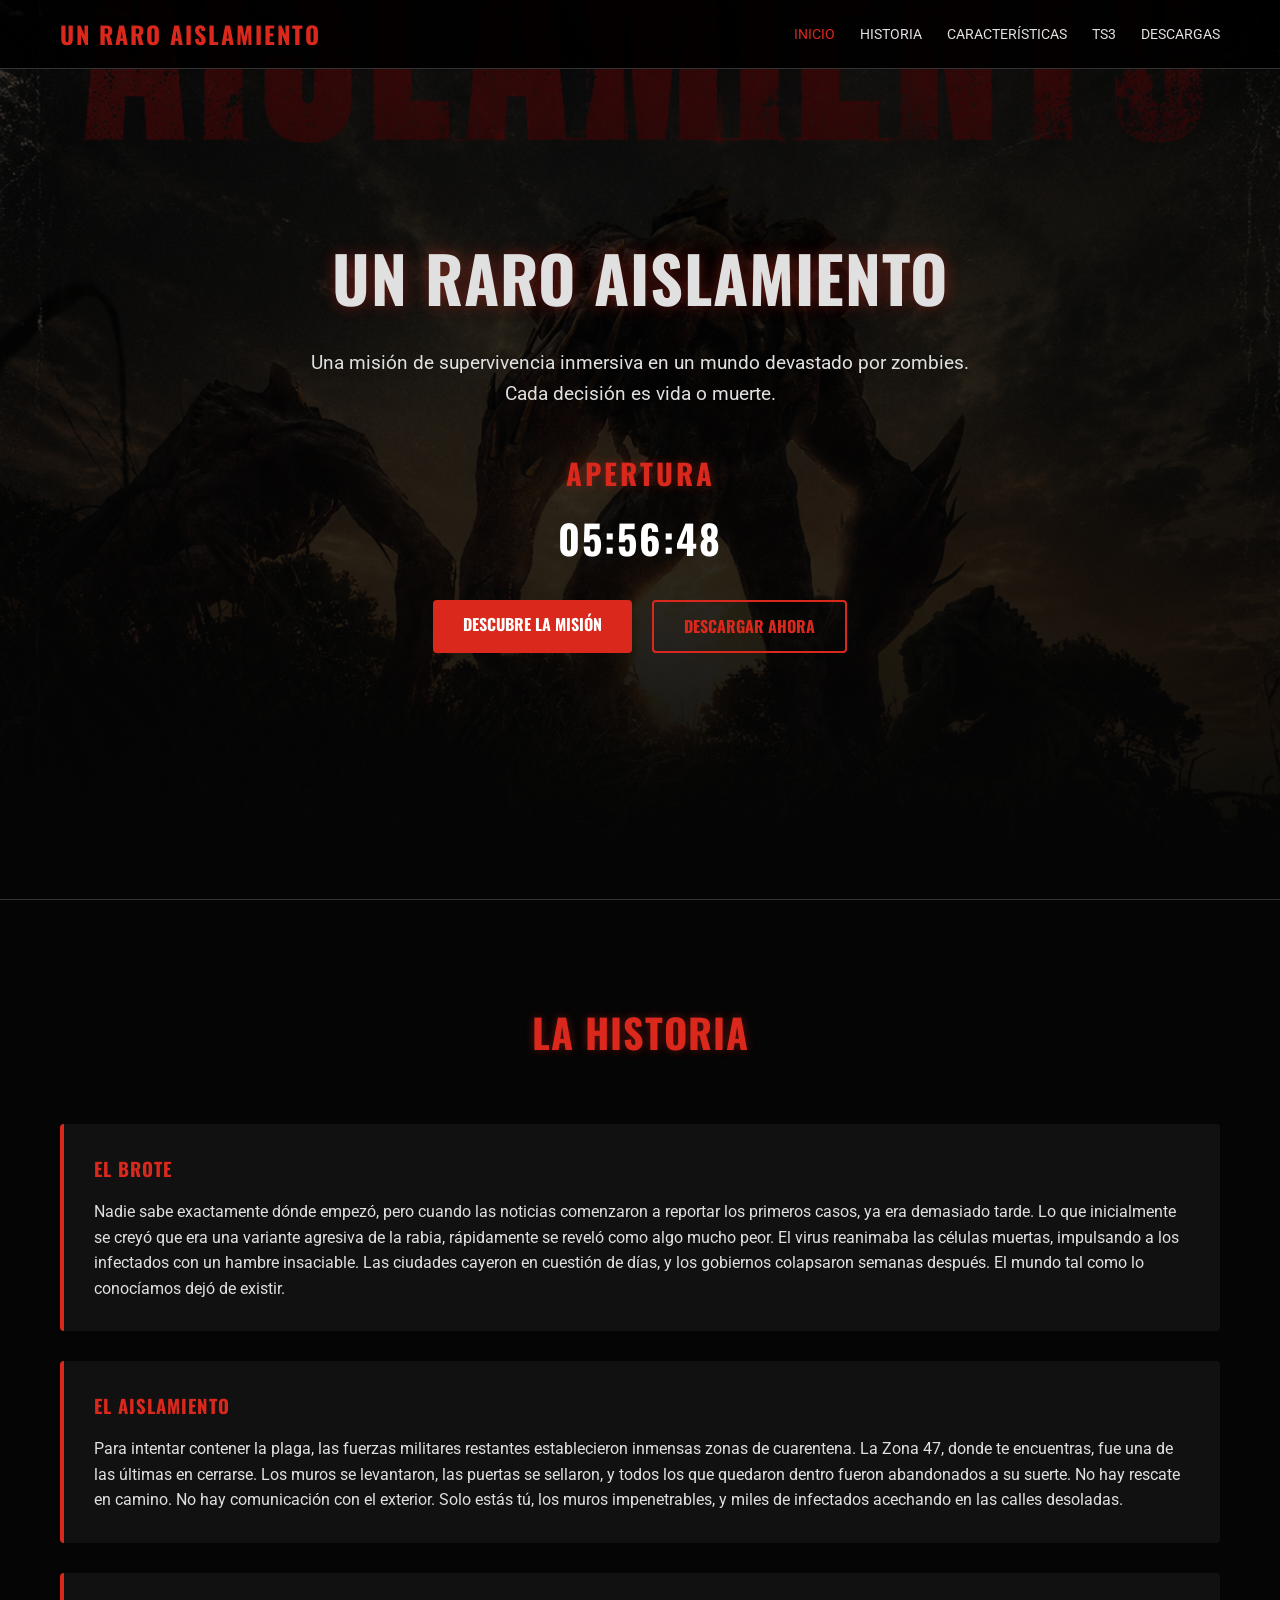
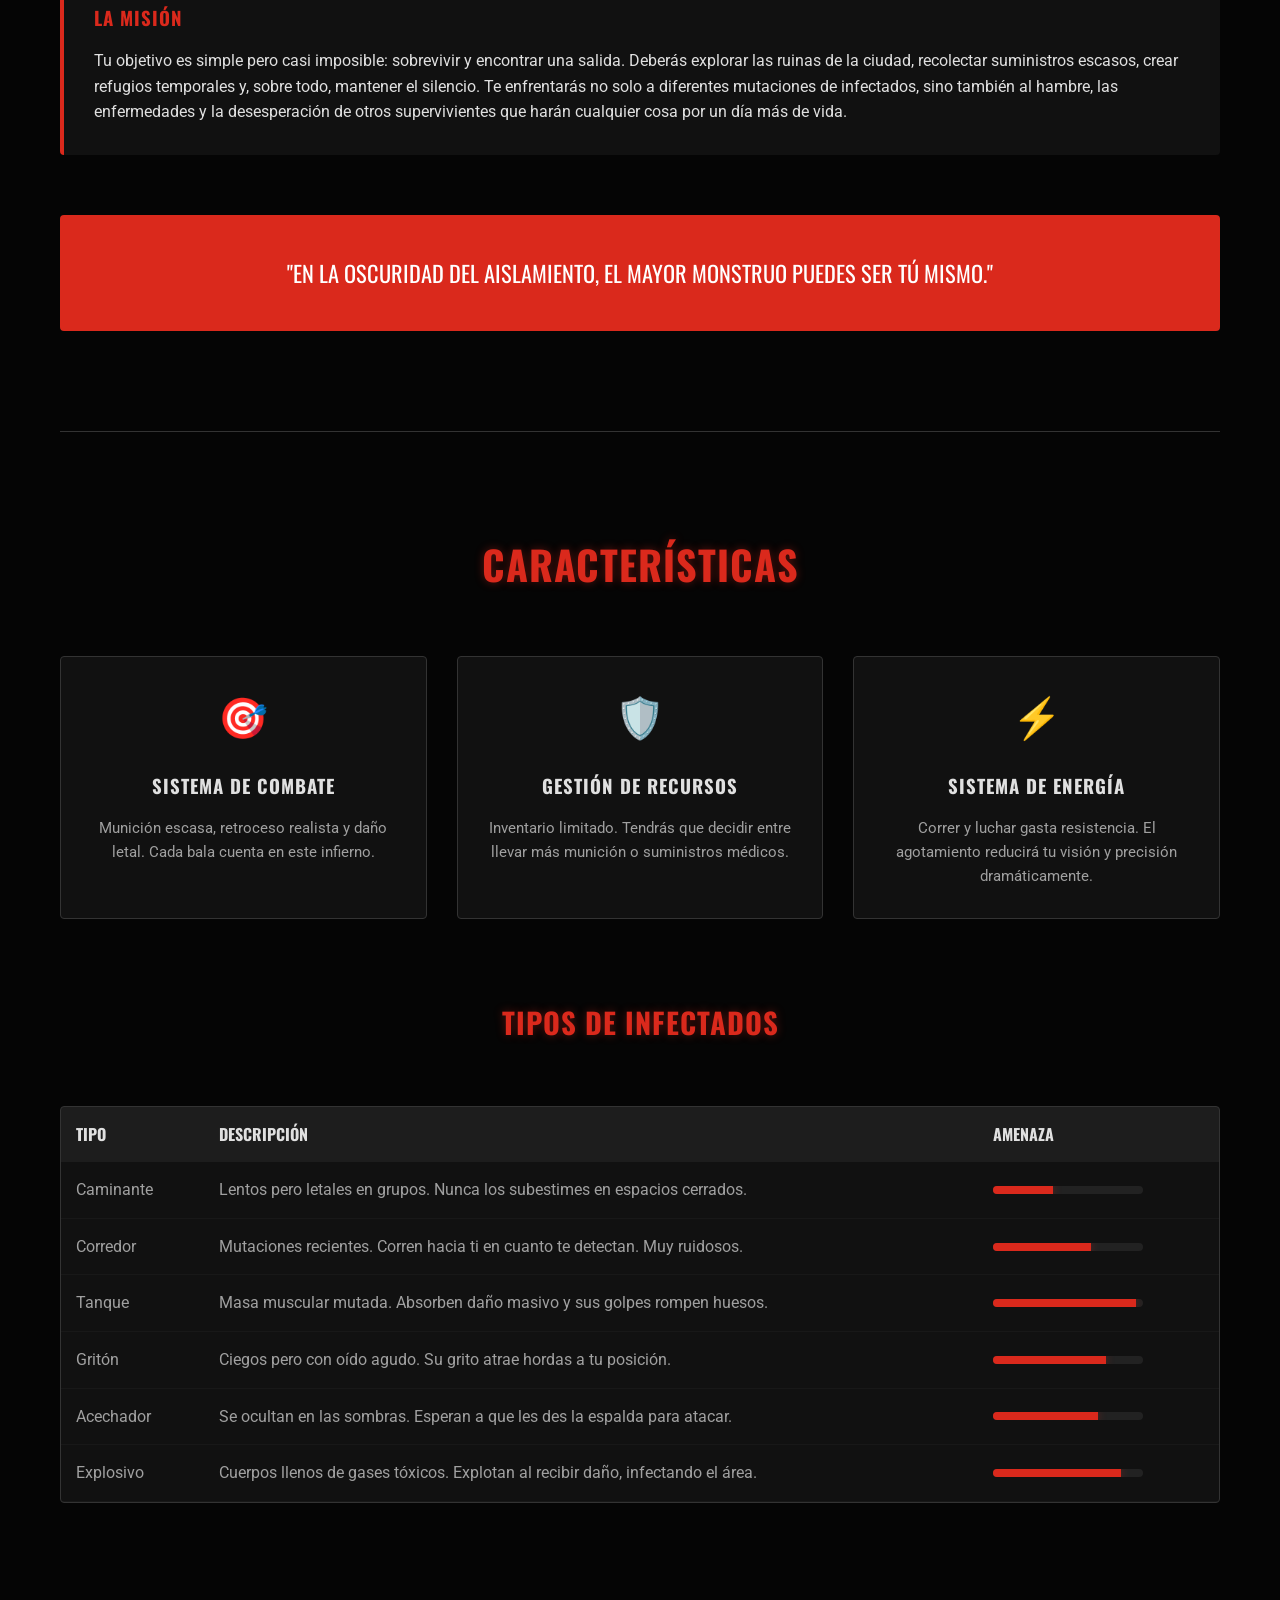
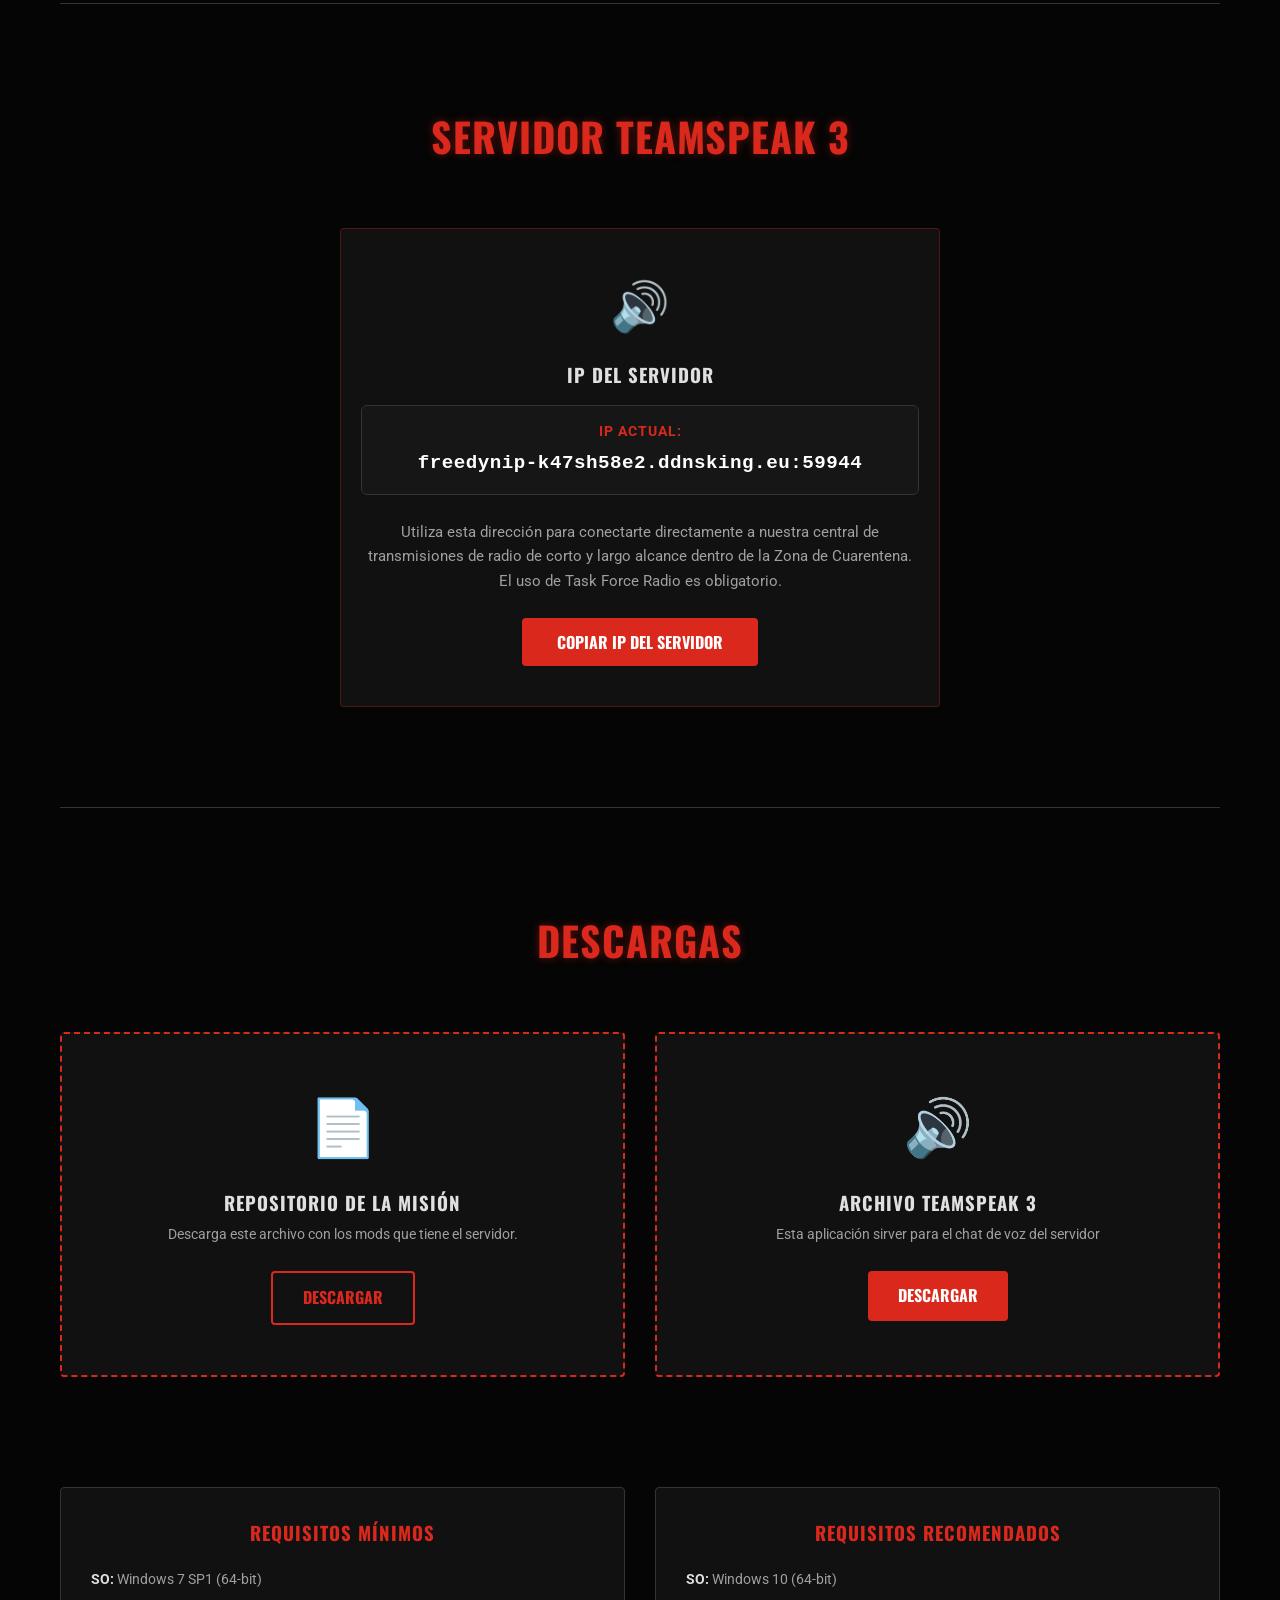
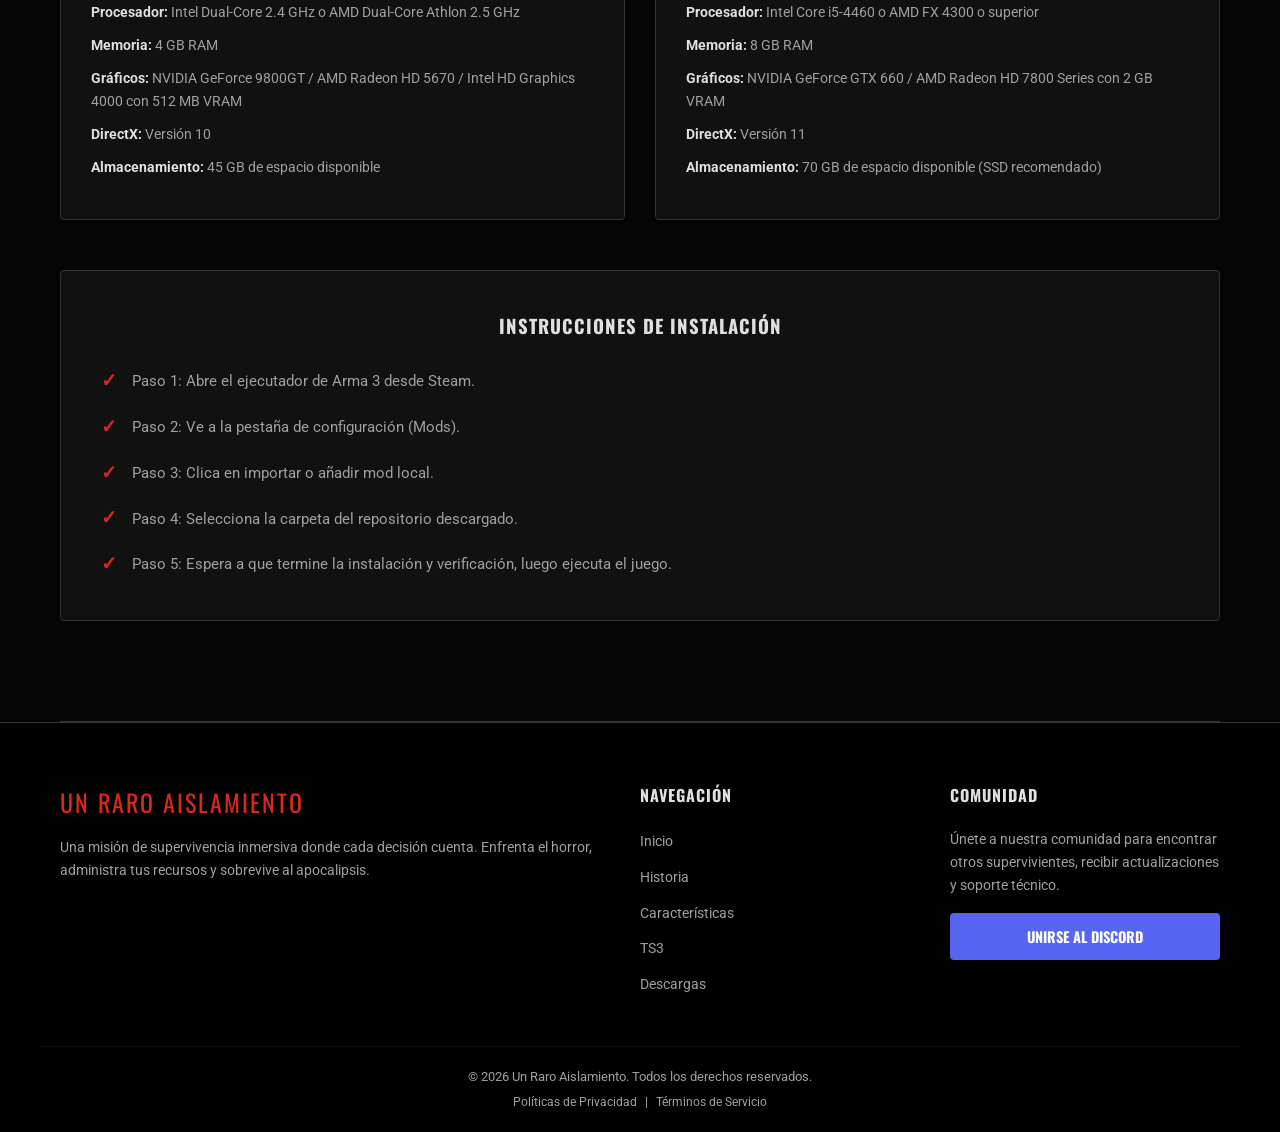
<file: index.html>
<!DOCTYPE html>
<html lang="es">
<head>
    <meta charset="UTF-8">
    <meta name="viewport" content="width=device-width, initial-scale=1.0">
    <title>Un Raro Aislamiento | Arma 3 Zombie Mission</title>
    <link rel="stylesheet" href="style.css">
</head>
<body>

    <!-- BARRA DE NAVEGACIÓN -->
    <nav>
        <div class="container nav-container">
            <div class="logo">UN RARO AISLAMIENTO</div>
            <ul class="nav-links">
                <li><a href="#inicio" class="active">Inicio</a></li>
                <li><a href="#historia">Historia</a></li>
                <li><a href="#caracteristicas">Características</a></li>
                <li><a href="#ts3">TS3</a></li>
                <li><a href="#descargas">Descargas</a></li>
            </ul>
        </div>
    </nav>

    <!-- SECCIÓN HERO CON CONTADOR -->
    <section id="inicio" class="hero" style="background: linear-gradient(rgba(0, 0, 0, 0.55), rgba(5, 5, 5, 1)), url('PORTADA URA.png') no-repeat center/cover;">
        <div class="hero-content">
            <h1>UN RARO AISLAMIENTO</h1>
            <p>Una misión de supervivencia inmersiva en un mundo devastado por zombies. Cada decisión es vida o muerte.</p>
            
            <!-- Contenedor del  -->
            <div class="countdown-container" style="margin: 30px 0; font-family: 'Oswald', sans-serif;">
                <h2 style="color: var(--primary-red); font-size: 1.8rem; letter-spacing: 3px; margin-bottom: 10px; text-shadow: 0 0 10px var(--primary-red-glow);">APERTURA</h2>
                <div id="countdown" style="font-size: 2.5rem; font-weight: bold; color: #fff; letter-spacing: 2px;">00:00:00:00</div>
            </div>

            <div class="hero-btns">
                <a href="#historia" class="btn btn-primary">Descubre la Misión</a>
                <a href="#descargas" class="btn btn-outline">Descargar Ahora</a>
            </div>
        </div>
    </section>

    <div class="container">

        <!-- SECCIÓN LA HISTORIA -->
        <section id="historia">
            <h2 class="section-title">La Historia</h2>
            <div class="history-grid">
                <div class="history-card">
                    <h3>El Brote</h3>
                    <p>Nadie sabe exactamente dónde empezó, pero cuando las noticias comenzaron a reportar los primeros casos, ya era demasiado tarde. Lo que inicialmente se creyó que era una variante agresiva de la rabia, rápidamente se reveló como algo mucho peor. El virus reanimaba las células muertas, impulsando a los infectados con un hambre insaciable. Las ciudades cayeron en cuestión de días, y los gobiernos colapsaron semanas después. El mundo tal como lo conocíamos dejó de existir.</p>
                </div>
                <div class="history-card">
                    <h3>El Aislamiento</h3>
                    <p>Para intentar contener la plaga, las fuerzas militares restantes establecieron inmensas zonas de cuarentena. La Zona 47, donde te encuentras, fue una de las últimas en cerrarse. Los muros se levantaron, las puertas se sellaron, y todos los que quedaron dentro fueron abandonados a su suerte. No hay rescate en camino. No hay comunicación con el exterior. Solo estás tú, los muros impenetrables, y miles de infectados acechando en las calles desoladas.</p>
                </div>
                <div class="history-card">
                    <h3>La Misión</h3>
                    <p>Tu objetivo es simple pero casi imposible: sobrevivir y encontrar una salida. Deberás explorar las ruinas de la ciudad, recolectar suministros escasos, crear refugios temporales y, sobre todo, mantener el silencio. Te enfrentarás no solo a diferentes mutaciones de infectados, sino también al hambre, las enfermedades y la desesperación de otros supervivientes que harán cualquier cosa por un día más de vida.</p>
                </div>
            </div>
            <div class="quote-block">
                "En la oscuridad del aislamiento, el mayor monstruo puedes ser tú mismo."
            </div>
        </section>

        <!-- SECCIÓN CARACTERÍSTICAS -->
        <section id="caracteristicas">
            <h2 class="section-title">Características</h2>
            <div class="mechanics-grid">
                <div class="mechanic-card">
                    <div class="icon-box">🎯</div>
                    <h3>Sistema de Combate</h3>
                    <p>Munición escasa, retroceso realista y daño letal. Cada bala cuenta en este infierno.</p>
                </div>
                <div class="mechanic-card">
                    <div class="icon-box">🛡️</div>
                    <h3>Gestión de Recursos</h3>
                    <p>Inventario limitado. Tendrás que decidir entre llevar más munición o suministros médicos.</p>
                </div>
                <div class="mechanic-card">
                    <div class="icon-box">⚡</div>
                    <h3>Sistema de Energía</h3>
                    <p>Correr y luchar gasta resistencia. El agotamiento reducirá tu visión y precisión dramáticamente.</p>
                </div>
            </div>

            <!-- Tabla de Infectados -->
            <h2 class="section-title" style="font-size: 1.8rem; margin-top: 60px;">Tipos de Infectados</h2>
            <div class="zombie-table">
                <table>
                    <thead>
                        <tr>
                            <th>Tipo</th>
                            <th>Descripción</th>
                            <th>Amenaza</th>
                        </tr>
                    </thead>
                    <tbody>
                        <tr>
                            <td>Caminante</td>
                            <td>Lentos pero letales en grupos. Nunca los subestimes en espacios cerrados.</td>
                            <td><div class="stat-bar-container"><div class="stat-bar" style="width: 40%;"></div></div></td>
                        </tr>
                        <tr>
                            <td>Corredor</td>
                            <td>Mutaciones recientes. Corren hacia ti en cuanto te detectan. Muy ruidosos.</td>
                            <td><div class="stat-bar-container"><div class="stat-bar" style="width: 65%;"></div></div></td>
                        </tr>
                        <tr>
                            <td>Tanque</td>
                            <td>Masa muscular mutada. Absorben daño masivo y sus golpes rompen huesos.</td>
                            <td><div class="stat-bar-container"><div class="stat-bar" style="width: 95%;"></div></div></td>
                        </tr>
                        <tr>
                            <td>Gritón</td>
                            <td>Ciegos pero con oído agudo. Su grito atrae hordas a tu posición.</td>
                            <td><div class="stat-bar-container"><div class="stat-bar" style="width: 75%;"></div></div></td>
                        </tr>
                        <tr>
                            <td>Acechador</td>
                            <td>Se ocultan en las sombras. Esperan a que les des la espalda para atacar.</td>
                            <td><div class="stat-bar-container"><div class="stat-bar" style="width: 70%;"></div></div></td>
                        </tr>
                        <tr>
                            <td>Explosivo</td>
                            <td>Cuerpos llenos de gases tóxicos. Explotan al recibir daño, infectando el área.</td>
                            <td><div class="stat-bar-container"><div class="stat-bar" style="width: 85%;"></div></div></td>
                        </tr>
                    </tbody>
                </table>
            </div>
        </section>

        <!-- SECCIÓN PROPIA DE TS3 -->
        <section id="ts3">
            <h2 class="section-title">Servidor TeamSpeak 3</h2>
            <div class="history-card" style="max-width: 600px; margin: 0 auto; text-align: center; border: 1px solid rgba(218, 41, 28, 0.3); padding: 40px 20px;">
                <div style="font-size: 3rem; margin-bottom: 15px;">🔊</div>
                <h3 style="margin-bottom: 15px; color: var(--text-main);">IP DEL SERVIDOR</h3>
                
                <div style="display: flex; flex-direction: column; align-items: center; justify-content: center; background: #161616; padding: 15px 20px; border-radius: 6px; border: 1px solid #333; margin-bottom: 25px;">
                    <span style="color: var(--primary-red); font-size: 0.85rem; font-weight: bold; margin-bottom: 5px; letter-spacing: 1px;">IP ACTUAL:</span>
                    <span id="ts-ip" style="font-family: monospace; font-size: 1.2rem; color: #fff; word-break: break-all; font-weight: bold; letter-spacing: 0.5px;">freedynip-k47sh58e2.ddnsking.eu:59944</span>
                </div>

                <p style="color: var(--text-muted); font-size: 0.95rem; margin-bottom: 25px;">
                    Utiliza esta dirección para conectarte directamente a nuestra central de transmisiones de radio de corto y largo alcance dentro de la Zona de Cuarentena. El uso de Task Force Radio es obligatorio.
                </p>

                <button onclick="copyTSIP()" class="btn btn-primary" id="copy-btn" style="cursor: pointer; border: none; padding: 12px 35px; font-size: 1rem; width: auto; font-family: 'Oswald', sans-serif;">Copiar IP del Servidor</button>
            </div>
        </section>

        <!-- SECCIÓN DESCARGAS -->
        <section id="descargas">
            <h2 class="section-title">Descargas</h2>
            <div class="downloads-content">
                
                <!-- Grid con ambas descargas alineadas -->
                <div style="display: grid; grid-template-columns: repeat(auto-fit, minmax(280px, 1fr)); gap: 30px; margin-bottom: 40px;">
                    
                    <!-- Repositorio Misión -->
                    <div class="download-zone" style="margin: 0;">
                        <div class="icon-box">📄</div>
                        <h3>Repositorio de la Misión</h3>
                        <p class="file-name-txt"></p>
                        <p style="color: var(--text-muted); font-size: 0.9rem; margin-bottom: 25px;">Descarga este archivo con los mods que tiene el servidor.</p>
                        <a href="repositorio-unraroaislamiento.html" download class="btn btn-outline">Descargar</a>
                    </div>

                    <!-- Archivo TeamSpeak (Instalador / Plugin) -->
                    <div class="download-zone" style="margin: 0;">
                        <div class="icon-box">🔊</div>
                        <h3>Archivo TeamSpeak 3</h3>
                        <p class="file-name-txt"></p>
                        <p style="color: var(--text-muted); font-size: 0.9rem; margin-bottom: 25px;">Esta aplicación sirver para el chat de voz del servidor</p>
                        <a href="teamspeak3-server_win64-3.13.8.zip" download class="btn btn-primary">Descargar</a>
                    </div>

                </div>

                <div class="requirements-grid">
                    <div class="req-card">
                        <h3>Requisitos Mínimos</h3>
                        <ul class="req-list">
                            <li><strong>SO:</strong> Windows 7 SP1 (64-bit)</li>
                            <li><strong>Procesador:</strong> Intel Dual-Core 2.4 GHz o AMD Dual-Core Athlon 2.5 GHz</li>
                            <li><strong>Memoria:</strong> 4 GB RAM</li>
                            <li><strong>Gráficos:</strong> NVIDIA GeForce 9800GT / AMD Radeon HD 5670 / Intel HD Graphics 4000 con 512 MB VRAM</li>
                            <li><strong>DirectX:</strong> Versión 10</li>
                            <li><strong>Almacenamiento:</strong> 45 GB de espacio disponible</li>
                        </ul>
                    </div>
                    <div class="req-card">
                        <h3>Requisitos Recomendados</h3>
                        <ul class="req-list">
                            <li><strong>SO:</strong> Windows 10 (64-bit)</li>
                            <li><strong>Procesador:</strong> Intel Core i5-4460 o AMD FX 4300 o superior</li>
                            <li><strong>Memoria:</strong> 8 GB RAM</li>
                            <li><strong>Gráficos:</strong> NVIDIA GeForce GTX 660 / AMD Radeon HD 7800 Series con 2 GB VRAM</li>
                            <li><strong>DirectX:</strong> Versión 11</li>
                            <li><strong>Almacenamiento:</strong> 70 GB de espacio disponible (SSD recomendado)</li>
                        </ul>
                    </div>
                </div>

                <div class="instrucciones-box">
                    <h3>Instrucciones de Instalación</h3>
                    <ul class="instrucciones-list">
                        <li><span class="check-icon">✓</span>Paso 1: Abre el ejecutador de Arma 3 desde Steam.</li>
                        <li><span class="check-icon">✓</span>Paso 2: Ve a la pestaña de configuración (Mods).</li>
                        <li><span class="check-icon">✓</span>Paso 3: Clica en importar o añadir mod local.</li>
                        <li><span class="check-icon">✓</span>Paso 4: Selecciona la carpeta del repositorio descargado.</li>
                        <li><span class="check-icon">✓</span>Paso 5: Espera a que termine la instalación y verificación, luego ejecuta el juego.</li>
                    </ul>
                </div>
            </div>
        </section>

    </div>

    <!-- PIE DE PÁGINA -->
    <footer>
        <div class="container footer-grid">
            <div class="footer-col">
                <div class="footer-logo">UN RARO AISLAMIENTO</div>
                <p style="color: var(--text-muted); font-size: 0.9rem;">Una misión de supervivencia inmersiva donde cada decisión cuenta. Enfrenta el horror, administra tus recursos y sobrevive al apocalipsis.</p>
            </div>
            <div class="footer-col">
                <h4>Navegación</h4>
                <ul>
                    <li><a href="#inicio">Inicio</a></li>
                    <li><a href="#historia">Historia</a></li>
                    <li><a href="#caracteristicas">Características</a></li>
                    <li><a href="#ts3">TS3</a></li>
                    <li><a href="#descargas">Descargas</a></li>
                </ul>
            </div>
            <div class="footer-col">
                <h4>Comunidad</h4>
                <p style="color: var(--text-muted); font-size: 0.9rem; margin-bottom: 15px;">Únete a nuestra comunidad para encontrar otros supervivientes, recibir actualizaciones y soporte técnico.</p>
                <a href="https://discord.gg/auqvMP9Xs2" target="_blank" class="btn btn-discord">Unirse al Discord</a>
            </div>
        </div>
        <div class="container footer-bottom">
            <p>&copy; 2026 Un Raro Aislamiento. Todos los derechos reservados.</p>
            <p style="font-size: 0.75rem; margin-top: 5px;"><a href="#">Políticas de Privacidad</a> | <a href="#">Términos de Servicio</a></p>
        </div>
    </footer>

    <!-- SCRIPT DEL CONTADOR EN VIVO -->
    <script>
        const targetDate = new Date();
        targetDate.setHours(23, 45, 0, 0);

        function updateCountdown() {
            const now = new Date();
            const difference = targetDate - now;

            if (difference <= 0) {
                document.getElementById('countdown').innerHTML = "¡YA ABIERTO!";
                clearInterval(intervalId);
                return;
            }

            const days = Math.floor(difference / (1000 * 60 * 60 * 24));
            const hours = Math.floor((difference % (1000 * 60 * 60 * 24)) / (1000 * 60 * 60));
            const minutes = Math.floor((difference % (1000 * 60 * 60)) / (1000 * 60));
            const seconds = Math.floor((difference % (1000 * 60)) / 1000);

            const displayHours = hours < 10 ? '0' + hours : hours;
            const displayMinutes = minutes < 10 ? '0' + minutes : minutes;
            const displaySeconds = seconds < 10 ? '0' + seconds : seconds;

            if (days > 0) {
                document.getElementById('countdown').innerHTML = days + "d " + displayHours + "h " + displayMinutes + "m " + displaySeconds + "s";
            } else {
                document.getElementById('countdown').innerHTML = displayHours + ":" + displayMinutes + ":" + displaySeconds;
            }
        }

        updateCountdown();
        const intervalId = setInterval(updateCountdown, 1000);

        // Función para copiar la IP de TeamSpeak al portapapeles
        function copyTSIP() {
            const ipText = "freedynip-k47sh58e2.ddnsking.eu:59944";
            navigator.clipboard.writeText(ipText).then(() => {
                const btn = document.getElementById('copy-btn');
                btn.innerHTML = "¡Copiado!";
                btn.style.backgroundColor = "#4SB543"; 
                setTimeout(() => {
                    btn.innerHTML = "Copiar IP del Servidor";
                    btn.style.backgroundColor = ""; 
                }, 2000);
            }).catch(err => {
                console.error('Error al copiar: ', err);
            });
        }
    </script>

</body>
</html>
</file>
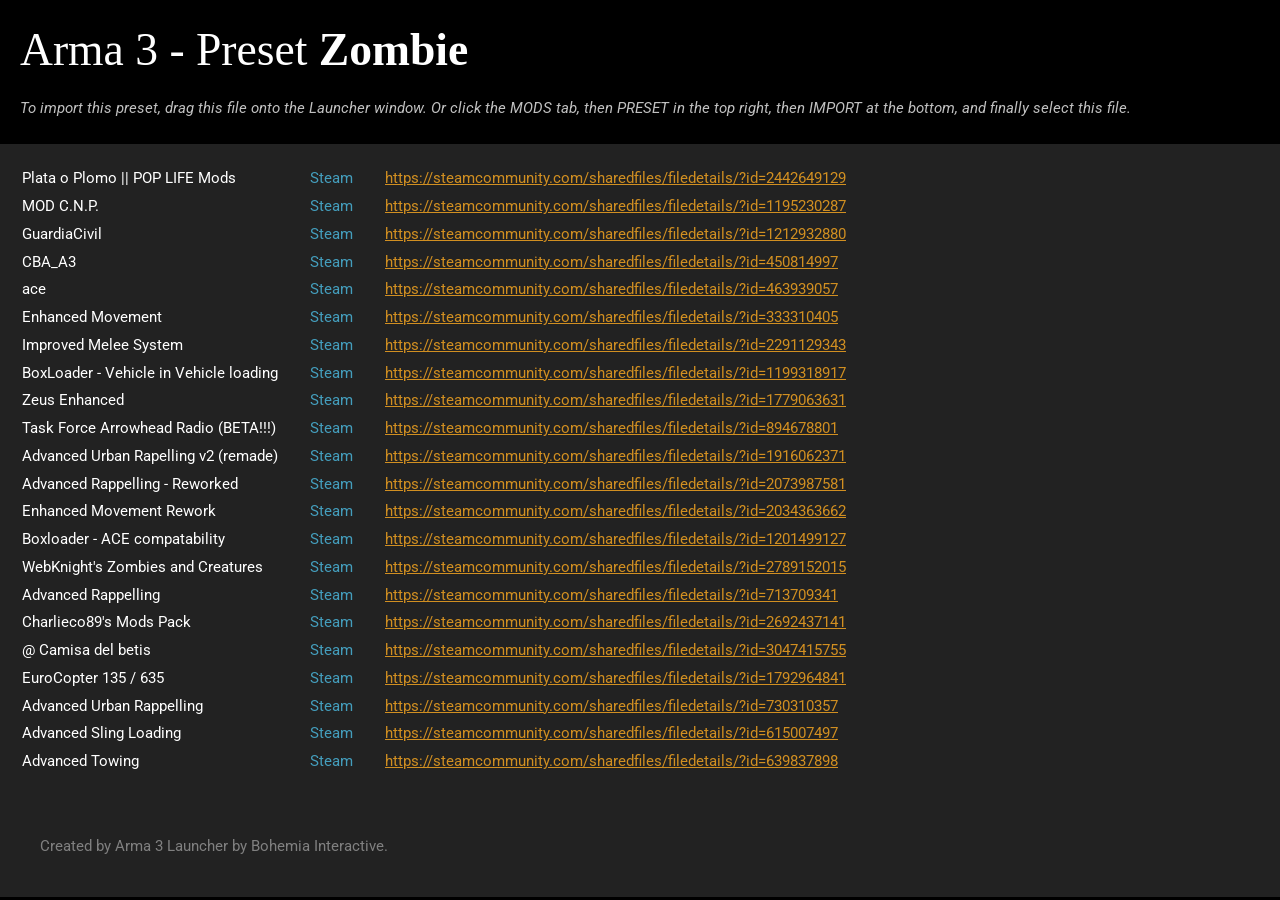
<file: repositorio-unraroaislamiento.html>
﻿<?xml version="1.0" encoding="utf-8"?>
<html>
  <!--Created by Arma 3 Launcher: https://arma3.com-->
  <head>
    <meta name="arma:Type" content="preset" />
    <meta name="arma:PresetName" content="Zombie" />
    <meta name="generator" content="Arma 3 Launcher - https://arma3.com" />
    <title>Arma 3</title>
    <link href="https://fonts.googleapis.com/css?family=Roboto" rel="stylesheet" type="text/css" />
    <style>
body {
	margin: 0;
	padding: 0;
	color: #fff;
	background: #000;	
}

body, th, td {
	font: 95%/1.3 Roboto, Segoe UI, Tahoma, Arial, Helvetica, sans-serif;
}

td {
    padding: 3px 30px 3px 0;
}

h1 {
    padding: 20px 20px 0 20px;
    color: white;
    font-weight: 200;
    font-family: segoe ui;
    font-size: 3em;
    margin: 0;
}

em {
    font-variant: italic;
    color:silver;
}

.before-list {
    padding: 5px 20px 10px 20px;
}

.mod-list {
    background: #222222;
    padding: 20px;
}

.dlc-list {
    background: #222222;
    padding: 20px;
}

.footer {
    padding: 20px;
    color:gray;
}

.whups {
    color:gray;
}

a {
    color: #D18F21;
    text-decoration: underline;
}

a:hover {
    color:#F1AF41;
    text-decoration: none;
}

.from-steam {
    color: #449EBD;
}
.from-local {
    color: gray;
}

</style>
  </head>
  <body>
    <h1>Arma 3  - Preset <strong>Zombie</strong></h1>
    <p class="before-list">
      <em>To import this preset, drag this file onto the Launcher window. Or click the MODS tab, then PRESET in the top right, then IMPORT at the bottom, and finally select this file.</em>
    </p>
    <div class="mod-list">
      <table>
        <tr data-type="ModContainer">
          <td data-type="DisplayName">Plata o Plomo || POP LIFE Mods</td>
          <td>
            <span class="from-steam">Steam</span>
          </td>
          <td>
            <a href="https://steamcommunity.com/sharedfiles/filedetails/?id=2442649129" data-type="Link">https://steamcommunity.com/sharedfiles/filedetails/?id=2442649129</a>
          </td>
        </tr>
        <tr data-type="ModContainer">
          <td data-type="DisplayName">MOD C.N.P.</td>
          <td>
            <span class="from-steam">Steam</span>
          </td>
          <td>
            <a href="https://steamcommunity.com/sharedfiles/filedetails/?id=1195230287" data-type="Link">https://steamcommunity.com/sharedfiles/filedetails/?id=1195230287</a>
          </td>
        </tr>
        <tr data-type="ModContainer">
          <td data-type="DisplayName">GuardiaCivil</td>
          <td>
            <span class="from-steam">Steam</span>
          </td>
          <td>
            <a href="https://steamcommunity.com/sharedfiles/filedetails/?id=1212932880" data-type="Link">https://steamcommunity.com/sharedfiles/filedetails/?id=1212932880</a>
          </td>
        </tr>
        <tr data-type="ModContainer">
          <td data-type="DisplayName">CBA_A3</td>
          <td>
            <span class="from-steam">Steam</span>
          </td>
          <td>
            <a href="https://steamcommunity.com/sharedfiles/filedetails/?id=450814997" data-type="Link">https://steamcommunity.com/sharedfiles/filedetails/?id=450814997</a>
          </td>
        </tr>
        <tr data-type="ModContainer">
          <td data-type="DisplayName">ace</td>
          <td>
            <span class="from-steam">Steam</span>
          </td>
          <td>
            <a href="https://steamcommunity.com/sharedfiles/filedetails/?id=463939057" data-type="Link">https://steamcommunity.com/sharedfiles/filedetails/?id=463939057</a>
          </td>
        </tr>
        <tr data-type="ModContainer">
          <td data-type="DisplayName">Enhanced Movement</td>
          <td>
            <span class="from-steam">Steam</span>
          </td>
          <td>
            <a href="https://steamcommunity.com/sharedfiles/filedetails/?id=333310405" data-type="Link">https://steamcommunity.com/sharedfiles/filedetails/?id=333310405</a>
          </td>
        </tr>
        <tr data-type="ModContainer">
          <td data-type="DisplayName">Improved Melee System</td>
          <td>
            <span class="from-steam">Steam</span>
          </td>
          <td>
            <a href="https://steamcommunity.com/sharedfiles/filedetails/?id=2291129343" data-type="Link">https://steamcommunity.com/sharedfiles/filedetails/?id=2291129343</a>
          </td>
        </tr>
        <tr data-type="ModContainer">
          <td data-type="DisplayName">BoxLoader - Vehicle in Vehicle loading</td>
          <td>
            <span class="from-steam">Steam</span>
          </td>
          <td>
            <a href="https://steamcommunity.com/sharedfiles/filedetails/?id=1199318917" data-type="Link">https://steamcommunity.com/sharedfiles/filedetails/?id=1199318917</a>
          </td>
        </tr>
        <tr data-type="ModContainer">
          <td data-type="DisplayName">Zeus Enhanced</td>
          <td>
            <span class="from-steam">Steam</span>
          </td>
          <td>
            <a href="https://steamcommunity.com/sharedfiles/filedetails/?id=1779063631" data-type="Link">https://steamcommunity.com/sharedfiles/filedetails/?id=1779063631</a>
          </td>
        </tr>
        <tr data-type="ModContainer">
          <td data-type="DisplayName">Task Force Arrowhead Radio (BETA!!!)</td>
          <td>
            <span class="from-steam">Steam</span>
          </td>
          <td>
            <a href="https://steamcommunity.com/sharedfiles/filedetails/?id=894678801" data-type="Link">https://steamcommunity.com/sharedfiles/filedetails/?id=894678801</a>
          </td>
        </tr>
        <tr data-type="ModContainer">
          <td data-type="DisplayName">Advanced Urban Rapelling v2 (remade)</td>
          <td>
            <span class="from-steam">Steam</span>
          </td>
          <td>
            <a href="https://steamcommunity.com/sharedfiles/filedetails/?id=1916062371" data-type="Link">https://steamcommunity.com/sharedfiles/filedetails/?id=1916062371</a>
          </td>
        </tr>
        <tr data-type="ModContainer">
          <td data-type="DisplayName">Advanced Rappelling - Reworked</td>
          <td>
            <span class="from-steam">Steam</span>
          </td>
          <td>
            <a href="https://steamcommunity.com/sharedfiles/filedetails/?id=2073987581" data-type="Link">https://steamcommunity.com/sharedfiles/filedetails/?id=2073987581</a>
          </td>
        </tr>
        <tr data-type="ModContainer">
          <td data-type="DisplayName">Enhanced Movement Rework</td>
          <td>
            <span class="from-steam">Steam</span>
          </td>
          <td>
            <a href="https://steamcommunity.com/sharedfiles/filedetails/?id=2034363662" data-type="Link">https://steamcommunity.com/sharedfiles/filedetails/?id=2034363662</a>
          </td>
        </tr>
        <tr data-type="ModContainer">
          <td data-type="DisplayName">Boxloader - ACE compatability</td>
          <td>
            <span class="from-steam">Steam</span>
          </td>
          <td>
            <a href="https://steamcommunity.com/sharedfiles/filedetails/?id=1201499127" data-type="Link">https://steamcommunity.com/sharedfiles/filedetails/?id=1201499127</a>
          </td>
        </tr>
        <tr data-type="ModContainer">
          <td data-type="DisplayName">WebKnight's Zombies and Creatures</td>
          <td>
            <span class="from-steam">Steam</span>
          </td>
          <td>
            <a href="https://steamcommunity.com/sharedfiles/filedetails/?id=2789152015" data-type="Link">https://steamcommunity.com/sharedfiles/filedetails/?id=2789152015</a>
          </td>
        </tr>
        <tr data-type="ModContainer">
          <td data-type="DisplayName">Advanced Rappelling</td>
          <td>
            <span class="from-steam">Steam</span>
          </td>
          <td>
            <a href="https://steamcommunity.com/sharedfiles/filedetails/?id=713709341" data-type="Link">https://steamcommunity.com/sharedfiles/filedetails/?id=713709341</a>
          </td>
        </tr>
        <tr data-type="ModContainer">
          <td data-type="DisplayName">Charlieco89's Mods Pack</td>
          <td>
            <span class="from-steam">Steam</span>
          </td>
          <td>
            <a href="https://steamcommunity.com/sharedfiles/filedetails/?id=2692437141" data-type="Link">https://steamcommunity.com/sharedfiles/filedetails/?id=2692437141</a>
          </td>
        </tr>
        <tr data-type="ModContainer">
          <td data-type="DisplayName">@ Camisa del betis</td>
          <td>
            <span class="from-steam">Steam</span>
          </td>
          <td>
            <a href="https://steamcommunity.com/sharedfiles/filedetails/?id=3047415755" data-type="Link">https://steamcommunity.com/sharedfiles/filedetails/?id=3047415755</a>
          </td>
        </tr>
        <tr data-type="ModContainer">
          <td data-type="DisplayName">EuroCopter 135 / 635</td>
          <td>
            <span class="from-steam">Steam</span>
          </td>
          <td>
            <a href="https://steamcommunity.com/sharedfiles/filedetails/?id=1792964841" data-type="Link">https://steamcommunity.com/sharedfiles/filedetails/?id=1792964841</a>
          </td>
        </tr>
        <tr data-type="ModContainer">
          <td data-type="DisplayName">Advanced Urban Rappelling</td>
          <td>
            <span class="from-steam">Steam</span>
          </td>
          <td>
            <a href="https://steamcommunity.com/sharedfiles/filedetails/?id=730310357" data-type="Link">https://steamcommunity.com/sharedfiles/filedetails/?id=730310357</a>
          </td>
        </tr>
        <tr data-type="ModContainer">
          <td data-type="DisplayName">Advanced Sling Loading</td>
          <td>
            <span class="from-steam">Steam</span>
          </td>
          <td>
            <a href="https://steamcommunity.com/sharedfiles/filedetails/?id=615007497" data-type="Link">https://steamcommunity.com/sharedfiles/filedetails/?id=615007497</a>
          </td>
        </tr>
        <tr data-type="ModContainer">
          <td data-type="DisplayName">Advanced Towing</td>
          <td>
            <span class="from-steam">Steam</span>
          </td>
          <td>
            <a href="https://steamcommunity.com/sharedfiles/filedetails/?id=639837898" data-type="Link">https://steamcommunity.com/sharedfiles/filedetails/?id=639837898</a>
          </td>
        </tr>
      </table>
    </div>
    <div class="dlc-list">
      <table />
    </div>
    <div class="footer">
      <span>Created by Arma 3 Launcher by Bohemia Interactive.</span>
    </div>
  </body>
</html>
</file>
<file: style.css>
/* ESTILOS GENERALES Y FUENTES */
@import url('https://fonts.googleapis.com/css2?family=Oswald:wght@500;700&family=Roboto:wght@300;400;700&display=swap');

:root {
    --bg-color: #050505;
    --card-bg: #111111;
    --text-main: #e0e0e0;
    --text-muted: #a0a0a0;
    --primary-red: #da291c;
    --primary-red-hover: #b12016;
    --primary-red-glow: rgba(218, 41, 28, 0.4);
    --border-color: #333333;
    --discord-blue: #5865F2;
}

* {
    margin: 0;
    padding: 0;
    box-sizing: border-box;
    scroll-behavior: smooth;
}

body {
    font-family: 'Roboto', sans-serif;
    background-color: var(--bg-color);
    color: var(--text-main);
    line-height: 1.6;
    overflow-x: hidden;
}

h1, h2, h3, h4 {
    font-family: 'Oswald', sans-serif;
    text-transform: uppercase;
    letter-spacing: 1px;
}

a {
    text-decoration: none;
    color: inherit;
    transition: 0.3s;
}

ul {
    list-style: none;
}

.container {
    max-width: 1200px;
    margin: 0 auto;
    padding: 0 20px;
}

/* BARRA DE NAVEGACIÓN */
nav {
    background-color: rgba(0, 0, 0, 0.9);
    border-bottom: 1px solid var(--border-color);
    padding: 15px 0;
    position: fixed;
    width: 100%;
    top: 0;
    z-index: 1000;
}

.nav-container {
    display: flex;
    justify-content: space-between;
    align-items: center;
}

.logo {
    font-family: 'Oswald', sans-serif;
    color: var(--primary-red);
    font-size: 1.5rem;
    font-weight: 700;
    letter-spacing: 2px;
}

.nav-links {
    display: flex;
    gap: 25px;
}

.nav-links a {
    font-size: 0.9rem;
    text-transform: uppercase;
    color: var(--text-main);
}

.nav-links a:hover, .nav-links a.active {
    color: var(--primary-red);
}

/* SECCIÓN HERO (INICIO) */
.hero {
    height: 100vh;
    background: linear-gradient(rgba(0, 0, 0, 0.55), rgba(5, 5, 5, 1)), 
                url('https://images.unsplash.com/photo-1510214343118-29a3b68427e3?q=80&w=2000&auto=format&fit=crop') no-repeat center/cover;
    display: flex;
    align-items: center;
    justify-content: center;
    text-align: center;
    padding-top: 80px;
}

.hero-content h1 {
    font-size: 4rem;
    color: var(--text-main);
    text-shadow: 0 0 15px var(--primary-red-glow);
    margin-bottom: 20px;
}

.hero-content p {
    font-size: 1.2rem;
    color: var(--text-main);
    max-width: 700px;
    margin: 0 auto 40px;
}

.hero-btns {
    display: flex;
    gap: 20px;
    justify-content: center;
}

.btn {
    display: inline-block;
    padding: 12px 30px;
    font-family: 'Oswald', sans-serif;
    text-transform: uppercase;
    font-weight: 700;
    border-radius: 4px;
    cursor: pointer;
    text-align: center;
}

.btn-primary {
    background-color: var(--primary-red);
    color: white;
}

.btn-primary:hover {
    background-color: var(--primary-red-hover);
}

.btn-outline {
    border: 2px solid var(--primary-red);
    color: var(--primary-red);
}

.btn-outline:hover {
    background-color: var(--primary-red-glow);
    color: white;
}

/* SECCIONES GENERALES */
section {
    padding: 100px 0;
    border-bottom: 1px solid var(--border-color);
}

.section-title {
    text-align: center;
    font-size: 2.5rem;
    color: var(--primary-red);
    text-shadow: 0 0 10px var(--primary-red-glow);
    margin-bottom: 60px;
}

/* SECCIÓN LA HISTORIA */
.history-grid {
    display: flex;
    flex-direction: column;
    gap: 30px;
}

.history-card {
    background-color: var(--card-bg);
    padding: 30px;
    border-left: 4px solid var(--primary-red);
    border-radius: 4px;
}

.history-card h3 {
    color: var(--primary-red);
    margin-bottom: 15px;
}

.quote-block {
    background-color: var(--primary-red);
    color: white;
    padding: 40px;
    text-align: center;
    font-family: 'Oswald', sans-serif;
    text-transform: uppercase;
    font-size: 1.4rem;
    margin-top: 60px;
    border-radius: 4px;
}

/* SECCIÓN CARACTERÍSTICAS */
.mechanics-grid {
    display: grid;
    grid-template-columns: repeat(auto-fit, minmax(300px, 1fr));
    gap: 30px;
    margin-bottom: 80px;
}

.mechanic-card {
    background-color: var(--card-bg);
    padding: 30px;
    border: 1px solid var(--border-color);
    border-radius: 4px;
    text-align: center;
}

.icon-box {
    font-size: 2.5rem;
    color: var(--primary-red);
    margin-bottom: 20px;
}

.mechanic-card h3 {
    margin-bottom: 15px;
}

.mechanic-card p {
    color: var(--text-muted);
    font-size: 0.95rem;
}

/* Tabla de Infectados */
.zombie-table {
    background-color: var(--card-bg);
    border: 1px solid var(--border-color);
    border-radius: 4px;
    overflow-x: auto;
}

table {
    width: 100%;
    border-collapse: collapse;
    min-width: 600px;
}

th {
    font-family: 'Oswald', sans-serif;
    text-transform: uppercase;
    background-color: rgba(255, 255, 255, 0.05);
    color: var(--text-main);
    text-align: left;
    padding: 15px;
}

td {
    padding: 15px;
    border-bottom: 1px solid rgba(255, 255, 255, 0.03);
    color: var(--text-muted);
}

.stat-bar-container {
    width: 150px;
    height: 8px;
    background-color: #222;
    border-radius: 4px;
    overflow: hidden;
}

.stat-bar {
    height: 100%;
    background-color: var(--primary-red);
    box-shadow: 0 0 8px var(--primary-red-glow);
}

/* SECCIÓN DESCARGAS */
.downloads-content {
    display: flex;
    flex-direction: column;
    gap: 40px;
}

.download-zone {
    background-color: var(--card-bg);
    padding: 50px 40px;
    border: 2px dashed var(--primary-red);
    border-radius: 4px;
    text-align: center;
}

.download-zone .icon-box {
    font-size: 3.5rem;
    margin-bottom: 15px;
}

.file-name-txt {
    font-family: 'Oswald', sans-serif;
    font-size: 1.3rem;
    margin-bottom: 5px;
}

.requirements-grid {
    display: grid;
    grid-template-columns: repeat(auto-fit, minmax(300px, 1fr));
    gap: 30px;
    margin-top: 30px;
}

.req-card {
    background-color: var(--card-bg);
    padding: 30px;
    border: 1px solid var(--border-color);
    border-radius: 4px;
}

.req-card h3 {
    color: var(--primary-red);
    margin-bottom: 20px;
    text-align: center;
}

.req-list li {
    color: var(--text-muted);
    margin-bottom: 10px;
    font-size: 0.9rem;
}

.req-list strong {
    color: var(--text-main);
}

.instrucciones-box {
    background-color: var(--card-bg);
    padding: 40px;
    border: 1px solid var(--border-color);
    border-radius: 4px;
    margin-top: 10px;
}

.instrucciones-box h3 {
    margin-bottom: 25px;
    text-align: center;
    color: var(--text-main);
}

.instrucciones-list {
    display: flex;
    flex-direction: column;
    gap: 15px;
}

.instrucciones-list li {
    display: flex;
    gap: 15px;
    color: var(--text-muted);
    font-size: 0.95rem;
    align-items: center;
}

.check-icon {
    color: var(--primary-red);
    font-weight: bold;
    font-size: 1.2rem;
}

/* PIE DE PÁGINA */
footer {
    background-color: rgba(0, 0, 0, 0.9);
    padding: 60px 0 20px;
    border-top: 1px solid var(--border-color);
}

.footer-grid {
    display: grid;
    grid-template-columns: 2fr 1fr 1fr;
    gap: 40px;
    margin-bottom: 40px;
}

.footer-logo {
    font-family: 'Oswald', sans-serif;
    color: var(--primary-red);
    font-size: 1.5rem;
    margin-bottom: 15px;
    letter-spacing: 2px;
}

.footer-col h4 {
    font-family: 'Oswald', sans-serif;
    text-transform: uppercase;
    color: var(--text-main);
    margin-bottom: 20px;
    letter-spacing: 1px;
}

.footer-col ul li {
    margin-bottom: 10px;
}

.footer-col ul li a {
    color: var(--text-muted);
    font-size: 0.9rem;
}

.footer-col ul li a:hover {
    color: var(--primary-red);
}

.btn-discord {
    display: flex;
    align-items: center;
    justify-content: center;
    gap: 10px;
    background-color: var(--discord-blue);
    color: white;
    font-size: 0.9rem;
    width: 100%;
    border-radius: 4px;
    padding: 12px;
    font-family: 'Oswald', sans-serif;
}

.btn-discord:hover {
    background-color: #4752c4;
}

.footer-bottom {
    text-align: center;
    padding-top: 20px;
    border-top: 1px solid rgba(255, 255, 255, 0.05);
    font-size: 0.8rem;
    color: var(--text-muted);
}
.footer-bottom a {
    margin: 0 5px;
}
.footer-bottom a:hover {
    color: var(--primary-red);
}
</file>
